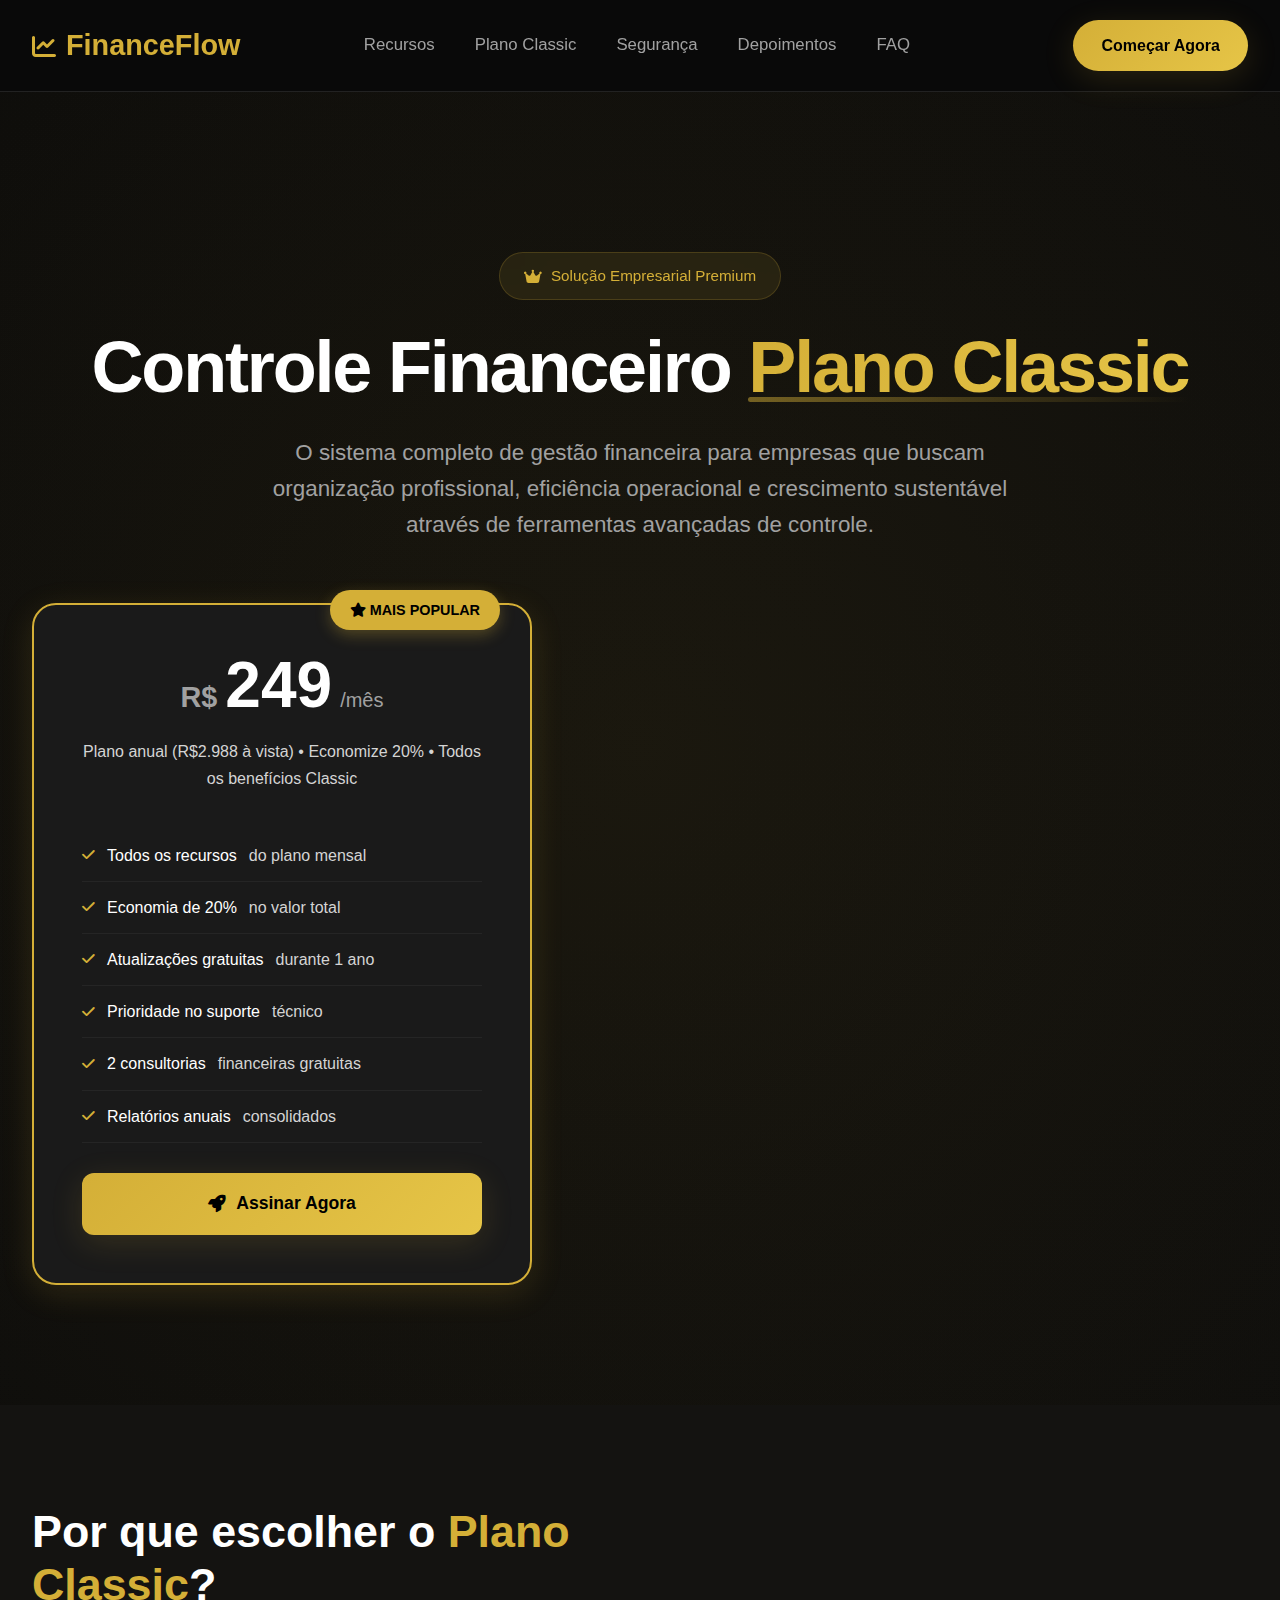
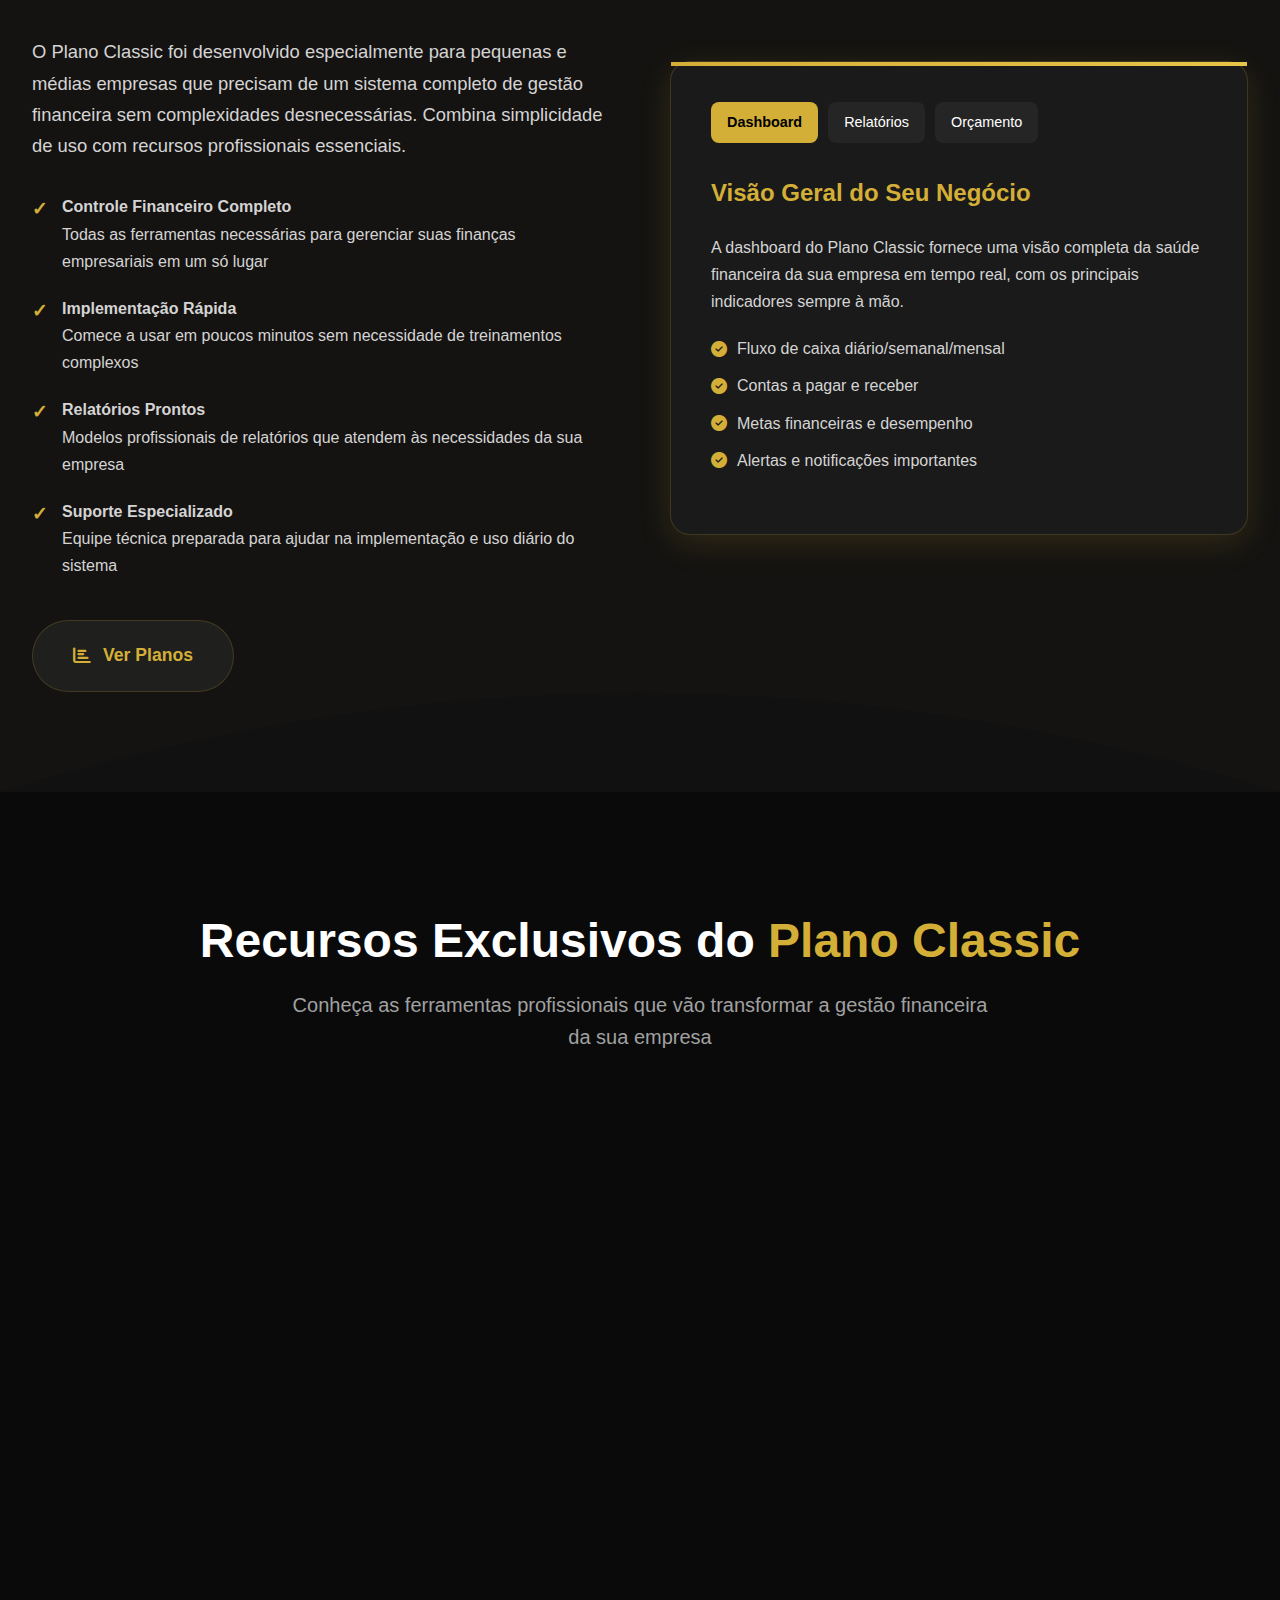
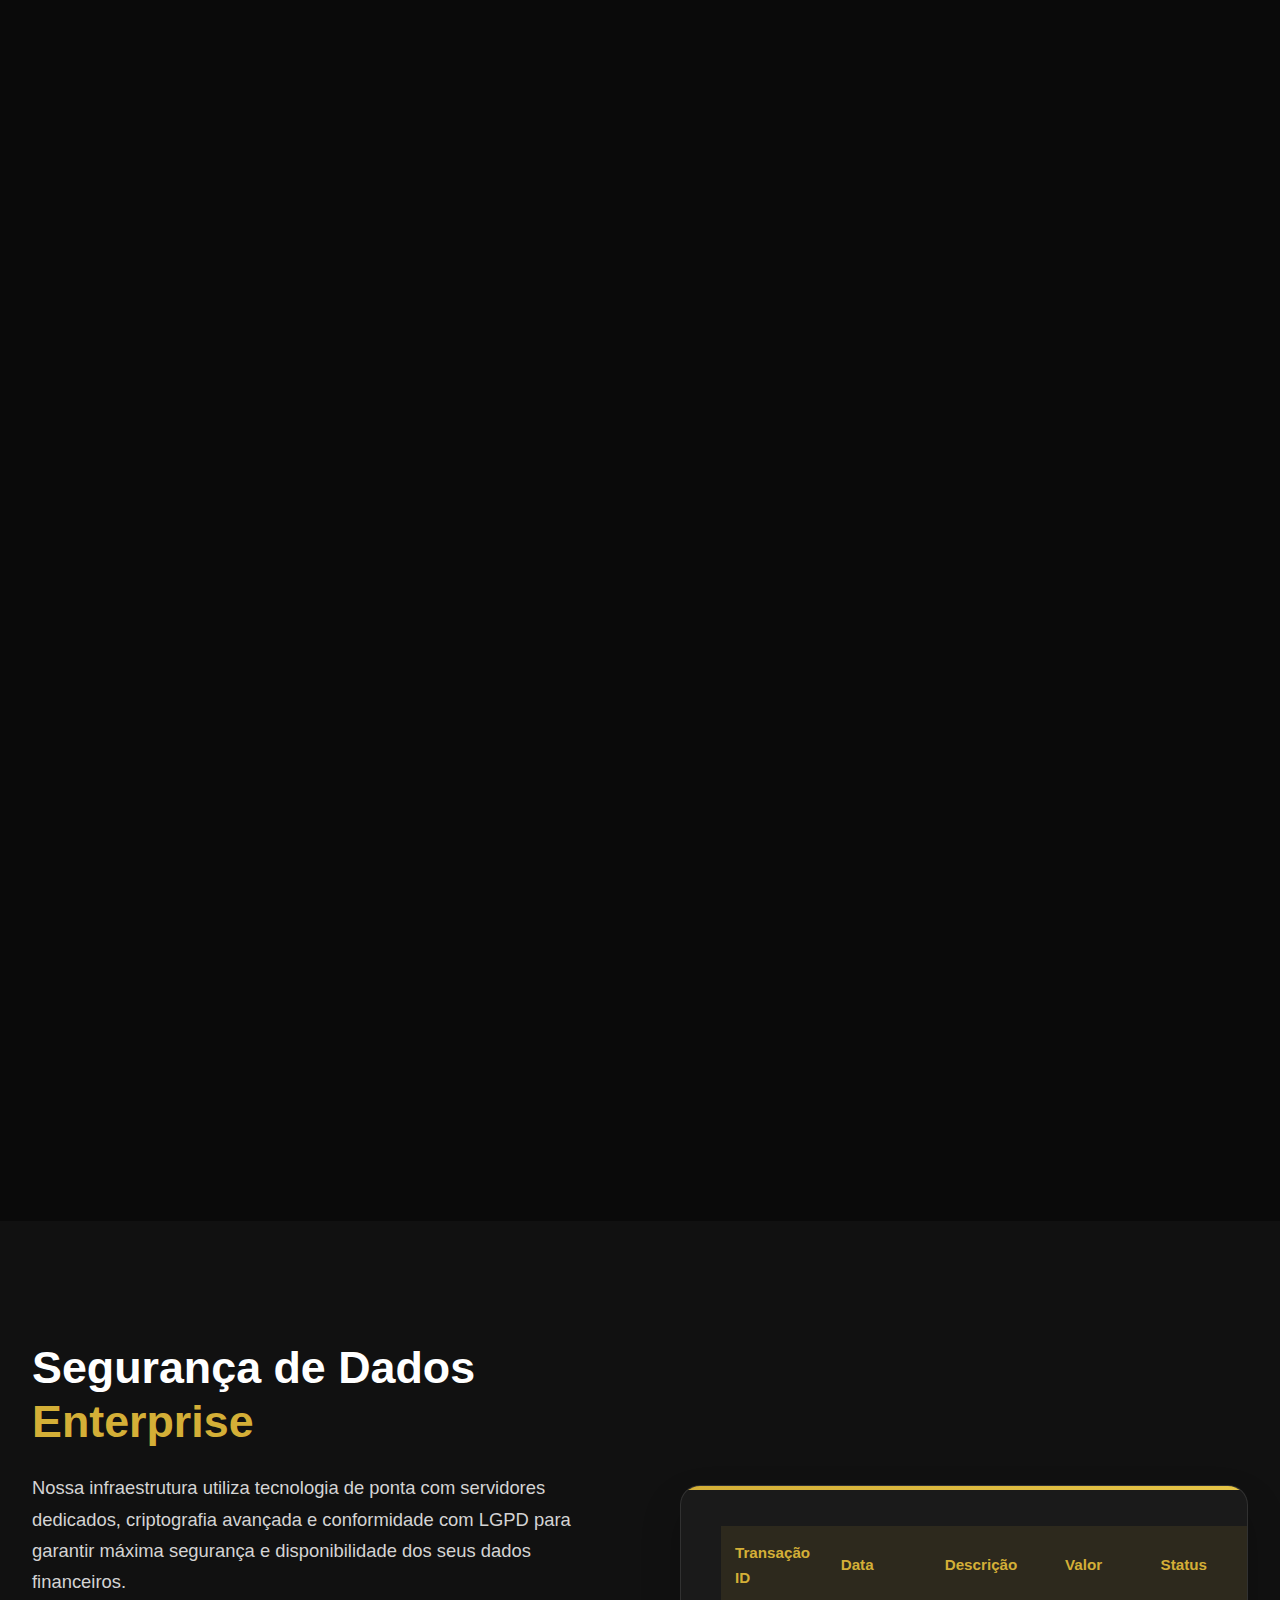
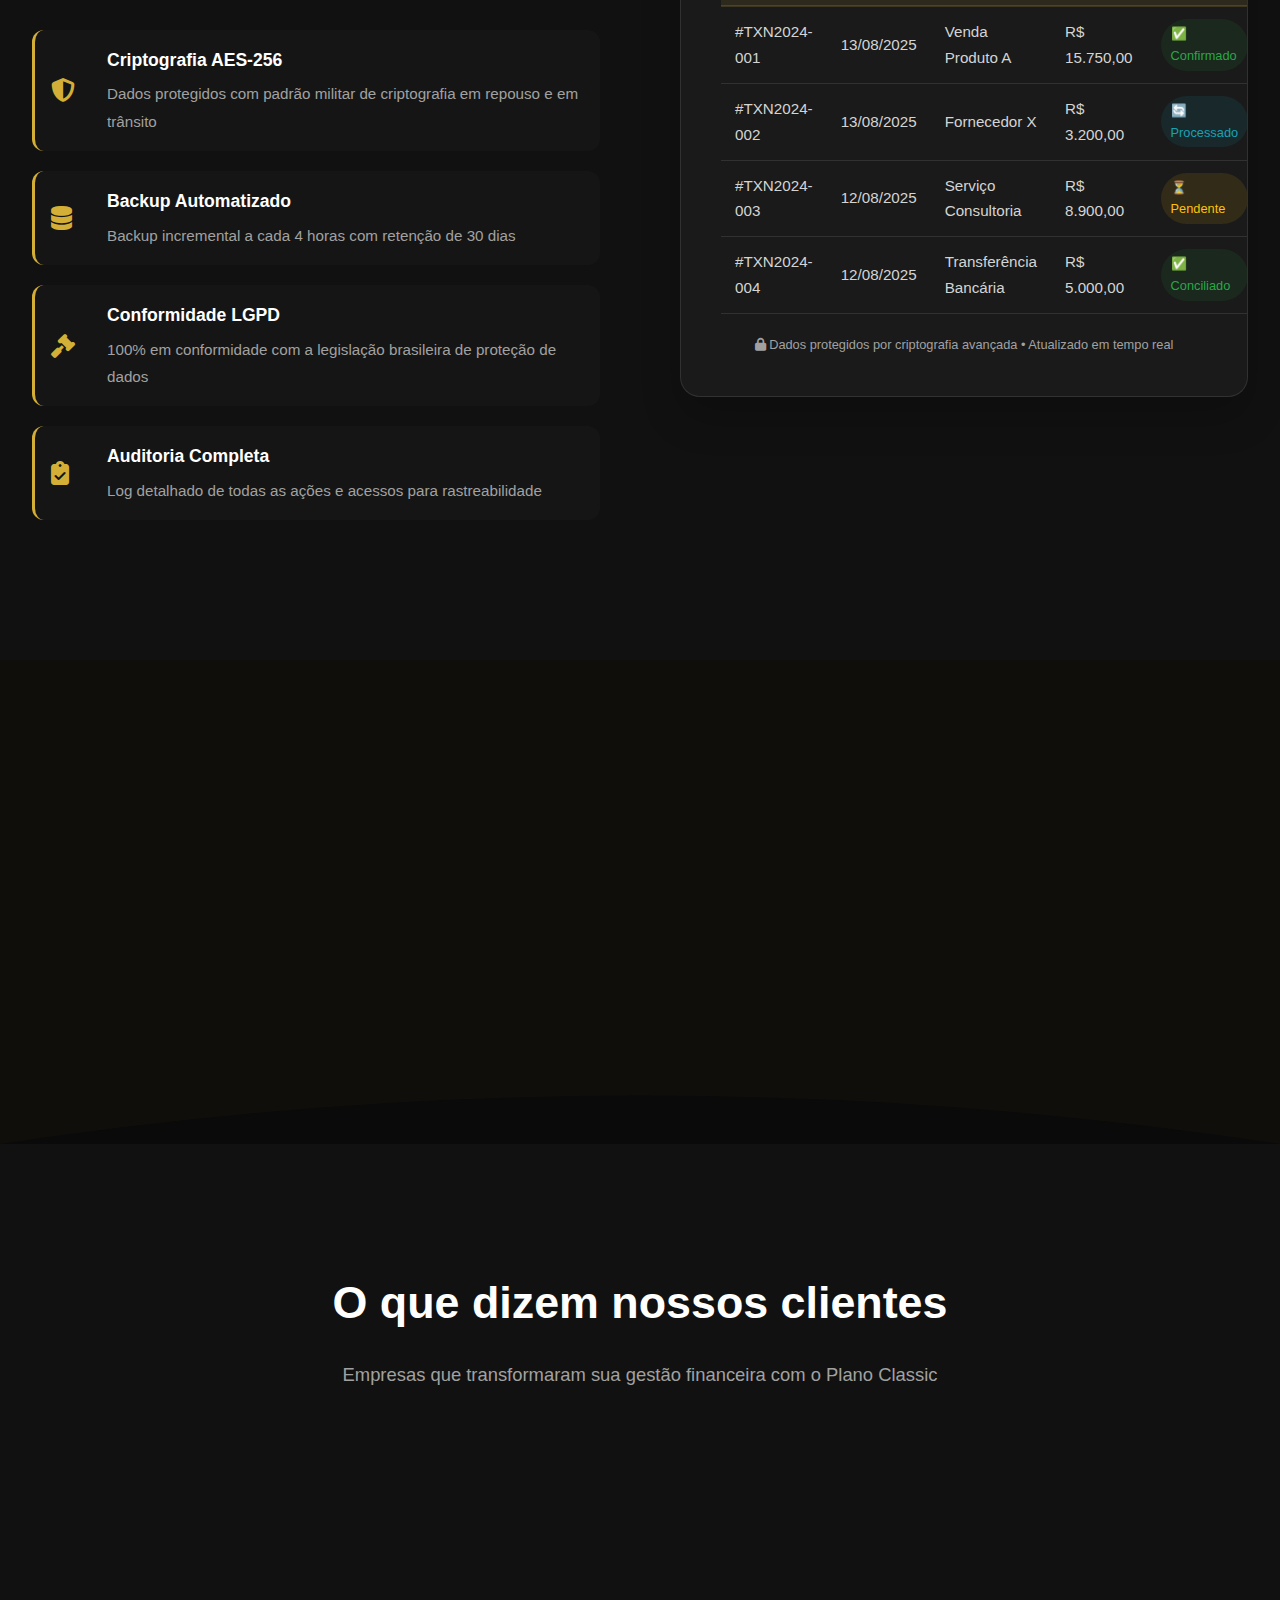
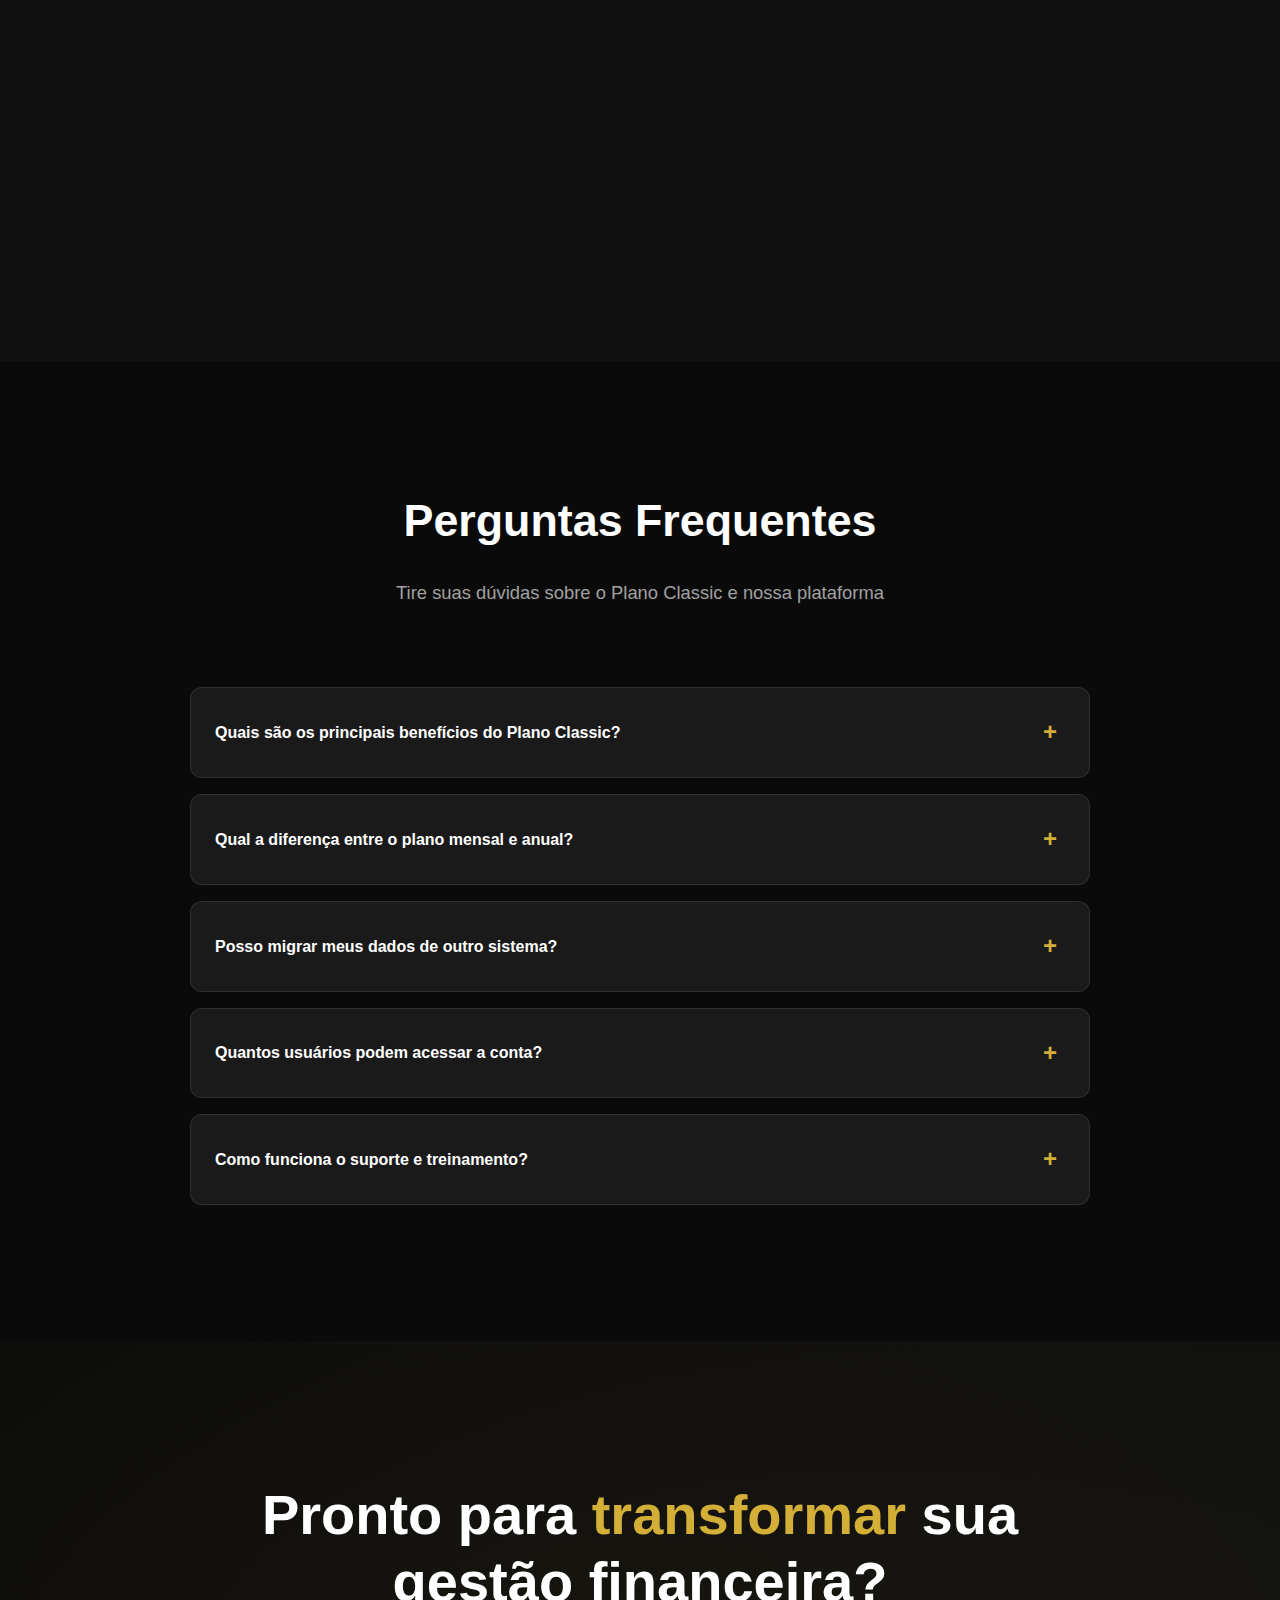
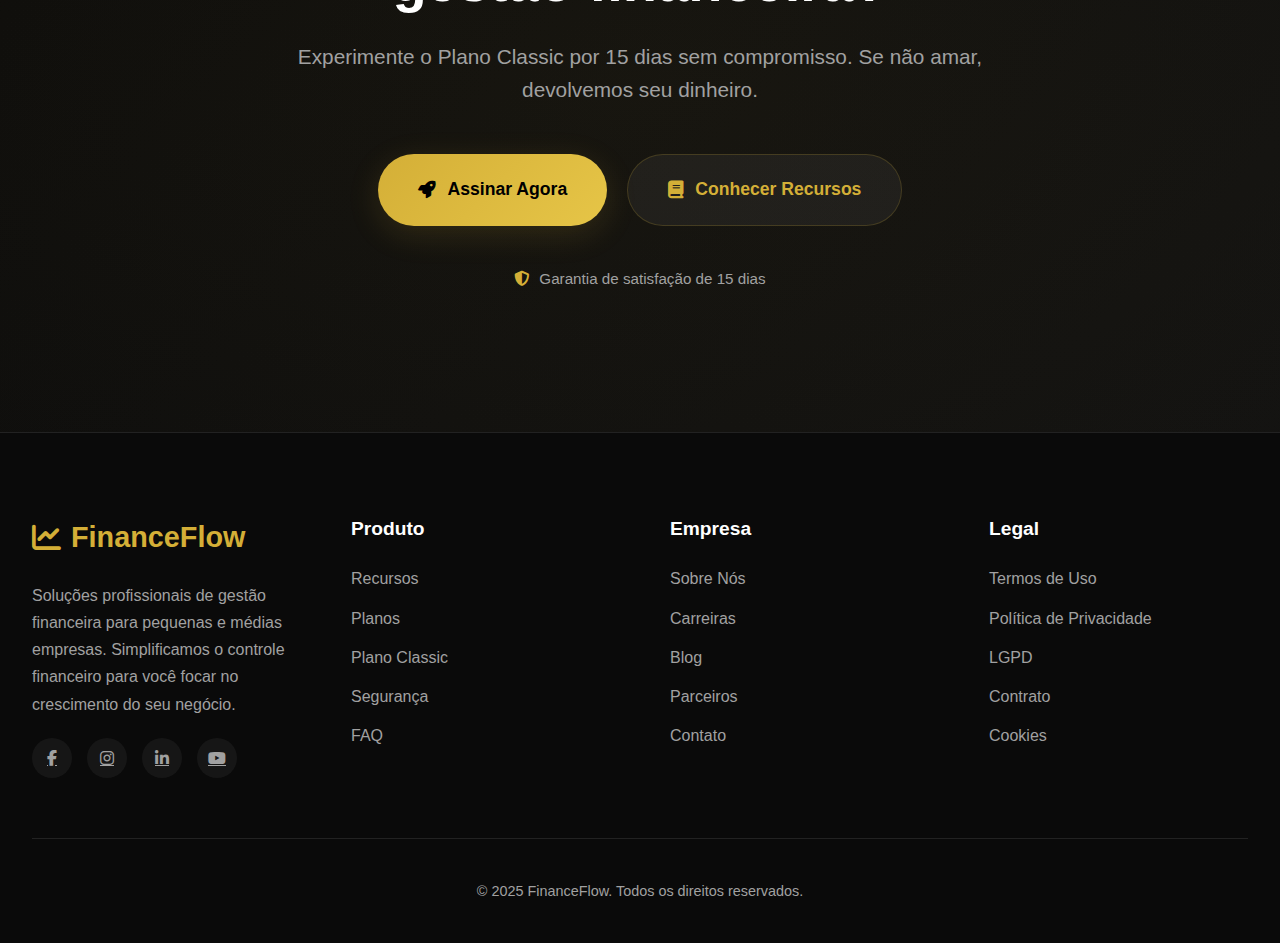
<file: site 2.0/classic.html>
<!DOCTYPE html>
<html lang="pt-BR">
<head>
    <meta charset="UTF-8">
    <meta name="viewport" content="width=device-width, initial-scale=1.0">
    <title>Plano Classic - Sistema Completo de Gestão Financeira</title>
    <link rel="stylesheet" href="https://cdnjs.cloudflare.com/ajax/libs/font-awesome/6.4.0/css/all.min.css">
    <style>
        * {
            margin: 0;
            padding: 0;
            box-sizing: border-box;
        }

        :root {
            --primary-gold: #D4AF37;
            --gold-light: #E6C547;
            --gold-dark: #B8941F;
            --bg-primary: #0a0a0a;
            --bg-secondary: #111111;
            --bg-card: #1a1a1a;
            --text-primary: #ffffff;
            --text-secondary: #d4d4d4;
            --text-muted: #a1a1a1;
            --border-primary: rgba(212, 175, 55, 0.2);
            --border-secondary: rgba(255, 255, 255, 0.1);
            --shadow-gold: 0 8px 32px rgba(212, 175, 55, 0.15);
            --transition: all 0.4s cubic-bezier(0.175, 0.885, 0.32, 1.1);
        }

        body {
            font-family: 'Inter', 'Segoe UI', -apple-system, BlinkMacSystemFont, sans-serif;
            background: linear-gradient(135deg, var(--bg-primary) 0%, var(--bg-secondary) 100%);
            color: var(--text-primary);
            line-height: 1.7;
            font-weight: 400;
            min-height: 100vh;
            overflow-x: hidden;
        }

        .container {
            max-width: 1400px;
            margin: 0 auto;
            padding: 0 32px;
        }

        /* Navigation */
        .navigation {
            position: sticky;
            top: 0;
            background: rgba(10, 10, 10, 0.95);
            backdrop-filter: blur(20px);
            border-bottom: 1px solid var(--border-secondary);
            z-index: 100;
            padding: 20px 0;
            transition: var(--transition);
        }

        .navigation.scrolled {
            padding: 12px 0;
            box-shadow: 0 10px 30px rgba(0,0,0,0.2);
        }

        .nav-content {
            display: flex;
            justify-content: space-between;
            align-items: center;
        }

        .logo {
            font-size: 1.8rem;
            font-weight: 800;
            color: var(--primary-gold);
            text-decoration: none;
            display: flex;
            align-items: center;
            gap: 10px;
        }

        .logo-icon {
            font-size: 1.5rem;
        }

        .nav-links {
            display: flex;
            gap: 40px;
            list-style: none;
        }

        .nav-links a {
            color: var(--text-muted);
            text-decoration: none;
            font-weight: 500;
            transition: var(--transition);
            position: relative;
            font-size: 1.05rem;
        }

        .nav-links a:hover {
            color: var(--primary-gold);
        }

        .nav-links a::after {
            content: '';
            position: absolute;
            bottom: -5px;
            left: 0;
            width: 0;
            height: 2px;
            background: var(--primary-gold);
            transition: var(--transition);
        }

        .nav-links a:hover::after {
            width: 100%;
        }

        .nav-button {
            background: linear-gradient(135deg, var(--primary-gold), var(--gold-light));
            color: #000;
            padding: 12px 28px;
            border-radius: 50px;
            text-decoration: none;
            font-weight: 600;
            transition: var(--transition);
            box-shadow: var(--shadow-gold);
            margin-left: 40px;
        }

        .nav-button:hover {
            transform: translateY(-3px);
            box-shadow: 0 12px 40px rgba(212, 175, 55, 0.3);
        }

        /* Hero Section */
        .hero-section {
            padding: 160px 0 120px;
            text-align: center;
            position: relative;
            overflow: hidden;
        }

        .hero-section::before {
            content: '';
            position: absolute;
            top: -50%;
            left: 50%;
            width: 200%;
            height: 200%;
            background: radial-gradient(ellipse at center, rgba(212, 175, 55, 0.08) 0%, transparent 70%);
            transform: translateX(-50%);
            z-index: -1;
            animation: pulse 15s infinite alternate;
        }

        @keyframes pulse {
            0% { opacity: 0.5; }
            100% { opacity: 0.15; }
        }

        .hero-badge {
            display: inline-flex;
            align-items: center;
            gap: 10px;
            background: rgba(212, 175, 55, 0.1);
            border: 1px solid var(--border-primary);
            padding: 10px 24px;
            border-radius: 50px;
            font-size: 0.95rem;
            color: var(--primary-gold);
            margin-bottom: 28px;
            backdrop-filter: blur(10px);
            animation: fadeInUp 1s ease;
        }

        .hero-title {
            font-size: 4.5rem;
            font-weight: 800;
            color: var(--text-primary);
            margin-bottom: 28px;
            line-height: 1.1;
            letter-spacing: -0.03em;
            animation: fadeInUp 1s ease 0.2s both;
        }

        .hero-title .highlight {
            color: var(--primary-gold);
            background: linear-gradient(135deg, var(--primary-gold), var(--gold-light));
            -webkit-background-clip: text;
            -webkit-text-fill-color: transparent;
            background-clip: text;
            position: relative;
            display: inline-block;
        }

        .hero-title .highlight::after {
            content: '';
            position: absolute;
            bottom: 5px;
            left: 0;
            width: 100%;
            height: 5px;
            background: linear-gradient(90deg, var(--primary-gold), transparent);
            opacity: 0.5;
            border-radius: 5px;
        }

        .hero-subtitle {
            font-size: 1.4rem;
            color: var(--text-muted);
            max-width: 800px;
            margin: 0 auto 60px;
            line-height: 1.6;
            animation: fadeInUp 1s ease 0.4s both;
        }

        .pricing-container {
            display: flex;
            justify-content: center;
            gap: 40px;
            margin-top: 60px;
            animation: fadeInUp 1s ease 0.6s both;
        }

        .pricing-card {
            background: var(--bg-card);
            border: 2px solid var(--border-primary);
            border-radius: 24px;
            padding: 48px;
            width: 500px;
            box-shadow: var(--shadow-gold);
            position: relative;
            transition: var(--transition);
        }

        .pricing-card:hover {
            transform: translateY(-10px);
            box-shadow: 0 20px 50px rgba(212, 175, 55, 0.25);
        }

        .pricing-card::before {
            content: '';
            position: absolute;
            top: -1px;
            left: -1px;
            right: -1px;
            bottom: -1px;
            background: linear-gradient(135deg, var(--primary-gold), transparent, var(--primary-gold));
            border-radius: 24px;
            z-index: -1;
            opacity: 0.3;
        }

        .pricing-card.popular {
            border: 2px solid var(--primary-gold);
        }

        .popular-badge {
            position: absolute;
            top: -15px;
            right: 30px;
            background: var(--primary-gold);
            color: #000;
            padding: 8px 20px;
            border-radius: 50px;
            font-weight: 700;
            font-size: 0.9rem;
            box-shadow: 0 5px 15px rgba(212, 175, 55, 0.3);
        }

        .price-tag {
            display: flex;
            align-items: baseline;
            justify-content: center;
            gap: 8px;
            margin-bottom: 16px;
        }

        .price-value {
            font-size: 4rem;
            font-weight: 800;
            color: var(--text-primary);
            line-height: 1;
        }

        .price-currency {
            font-size: 1.8rem;
            color: var(--text-muted);
            font-weight: 600;
        }

        .price-period {
            font-size: 1.25rem;
            color: var(--text-muted);
        }

        .price-features {
            color: var(--text-secondary);
            font-size: 1rem;
            margin-bottom: 32px;
            min-height: 60px;
        }

        .price-button {
            display: inline-flex;
            align-items: center;
            justify-content: center;
            gap: 10px;
            width: 100%;
            padding: 16px;
            border-radius: 12px;
            font-weight: 600;
            font-size: 1.1rem;
            transition: var(--transition);
            text-decoration: none;
        }

        .price-button.primary {
            background: linear-gradient(135deg, var(--primary-gold), var(--gold-light));
            color: #000;
            box-shadow: var(--shadow-gold);
        }

        .price-button.primary:hover {
            transform: translateY(-3px);
            box-shadow: 0 12px 40px rgba(212, 175, 55, 0.3);
        }

        .price-button.secondary {
            background: rgba(255, 255, 255, 0.05);
            border: 1px solid var(--border-primary);
            color: var(--primary-gold);
        }

        .price-button.secondary:hover {
            background: rgba(212, 175, 55, 0.1);
            border-color: var(--primary-gold);
        }

        .feature-list {
            margin: 30px 0;
            list-style: none;
        }

        .feature-list li {
            padding: 12px 0;
            border-bottom: 1px solid rgba(255, 255, 255, 0.05);
            display: flex;
            align-items: center;
            gap: 12px;
            color: var(--text-secondary);
        }

        .feature-list li i {
            color: var(--primary-gold);
            font-size: 0.9rem;
        }

        .feature-list li strong {
            color: var(--text-primary);
            font-weight: 500;
        }

        /* Classic Plan Highlights */
        .classic-highlights {
            padding: 100px 0;
            background: var(--bg-secondary);
            position: relative;
            overflow: hidden;
        }

        .classic-highlights::before {
            content: '';
            position: absolute;
            top: 0;
            left: 0;
            width: 100%;
            height: 100%;
            background: url('data:image/svg+xml;utf8,<svg xmlns="http://www.w3.org/2000/svg" viewBox="0 0 100 100" preserveAspectRatio="none"><path fill="rgba(212, 175, 55, 0.02)" d="M0,0 L100,0 L100,100 Q50,80 0,100 L0,0 Z"></path></svg>');
            background-size: 100% auto;
            background-repeat: no-repeat;
            background-position: bottom;
            z-index: 0;
        }

        .highlight-container {
            position: relative;
            z-index: 1;
            display: grid;
            grid-template-columns: 1fr 1fr;
            gap: 60px;
            align-items: center;
        }

        .highlight-content h2 {
            font-size: 2.8rem;
            font-weight: 700;
            color: var(--text-primary);
            margin-bottom: 24px;
            line-height: 1.2;
        }

        .highlight-content h2 span {
            color: var(--primary-gold);
        }

        .highlight-content p {
            font-size: 1.15rem;
            color: var(--text-secondary);
            margin-bottom: 32px;
            line-height: 1.7;
        }

        .highlight-features {
            list-style: none;
            margin-bottom: 40px;
        }

        .highlight-features li {
            margin-bottom: 20px;
            padding-left: 30px;
            position: relative;
            color: var(--text-secondary);
        }

        .highlight-features li::before {
            content: '✓';
            position: absolute;
            left: 0;
            color: var(--primary-gold);
            font-weight: bold;
            font-size: 1.2rem;
        }

        .highlight-visual {
            position: relative;
            background: var(--bg-card);
            border: 1px solid var(--border-primary);
            border-radius: 20px;
            padding: 40px;
            box-shadow: var(--shadow-gold);
        }

        .highlight-visual::before {
            content: '';
            position: absolute;
            top: 0;
            left: 0;
            right: 0;
            height: 4px;
            background: linear-gradient(90deg, var(--primary-gold), var(--gold-light));
        }

        .visual-tabs {
            display: flex;
            gap: 10px;
            margin-bottom: 30px;
        }

        .visual-tab {
            padding: 8px 16px;
            background: rgba(255, 255, 255, 0.05);
            border-radius: 8px;
            font-size: 0.9rem;
            cursor: pointer;
            transition: var(--transition);
        }

        .visual-tab.active {
            background: var(--primary-gold);
            color: #000;
            font-weight: 600;
        }

        .visual-content {
            min-height: 300px;
            display: flex;
            flex-direction: column;
            justify-content: center;
        }

        .visual-item {
            display: none;
        }

        .visual-item.active {
            display: block;
            animation: fadeIn 0.5s ease;
        }

        @keyframes fadeIn {
            from { opacity: 0; transform: translateY(10px); }
            to { opacity: 1; transform: translateY(0); }
        }

        .visual-item h3 {
            font-size: 1.5rem;
            margin-bottom: 20px;
            color: var(--primary-gold);
        }

        .visual-item p {
            color: var(--text-secondary);
            margin-bottom: 20px;
            line-height: 1.7;
        }

        .visual-item ul {
            list-style: none;
            margin-bottom: 20px;
        }

        .visual-item ul li {
            margin-bottom: 10px;
            display: flex;
            align-items: center;
            gap: 10px;
            color: var(--text-secondary);
        }

        .visual-item ul li i {
            color: var(--primary-gold);
        }

        /* Features Section */
        .features-section {
            padding: 120px 0;
            background: var(--bg-primary);
            position: relative;
        }

        .features-section::before {
            content: '';
            position: absolute;
            bottom: 0;
            left: 0;
            width: 100%;
            height: 100px;
            background: linear-gradient(to top, var(--bg-primary), transparent);
            z-index: 2;
        }

        .section-header {
            text-align: center;
            margin-bottom: 80px;
            position: relative;
            z-index: 1;
        }

        .section-title {
            font-size: 3rem;
            font-weight: 700;
            color: var(--text-primary);
            margin-bottom: 20px;
            line-height: 1.2;
        }

        .section-title span {
            color: var(--primary-gold);
        }

        .section-subtitle {
            font-size: 1.25rem;
            color: var(--text-muted);
            max-width: 700px;
            margin: 0 auto;
            line-height: 1.6;
        }

        .features-grid {
            display: grid;
            grid-template-columns: repeat(auto-fit, minmax(400px, 1fr));
            gap: 40px;
            margin-bottom: 80px;
            position: relative;
            z-index: 1;
        }

        .feature-card {
            background: var(--bg-card);
            border: 1px solid var(--border-secondary);
            border-radius: 20px;
            padding: 40px;
            transition: var(--transition);
            position: relative;
            overflow: hidden;
        }

        .feature-card:hover {
            transform: translateY(-10px);
            border-color: var(--border-primary);
            box-shadow: var(--shadow-gold);
        }

        .feature-card::before {
            content: '';
            position: absolute;
            top: 0;
            left: 0;
            width: 100%;
            height: 4px;
            background: linear-gradient(90deg, var(--primary-gold), var(--gold-light));
            transform: scaleX(0);
            transform-origin: left;
            transition: var(--transition);
        }

        .feature-card:hover::before {
            transform: scaleX(1);
        }

        .feature-icon {
            width: 70px;
            height: 70px;
            background: linear-gradient(135deg, var(--primary-gold), var(--gold-light));
            border-radius: 18px;
            display: flex;
            align-items: center;
            justify-content: center;
            margin-bottom: 28px;
            font-size: 28px;
            color: #000;
            font-weight: 600;
            box-shadow: 0 10px 20px rgba(212, 175, 55, 0.2);
        }

        .feature-title {
            font-size: 1.5rem;
            font-weight: 600;
            color: var(--text-primary);
            margin-bottom: 16px;
        }

        .feature-description {
            color: var(--text-secondary);
            line-height: 1.7;
            margin-bottom: 24px;
            font-size: 1.05rem;
        }

        .feature-benefits {
            list-style: none;
            padding: 0;
        }

        .feature-benefits li {
            display: flex;
            align-items: center;
            gap: 12px;
            margin-bottom: 12px;
            color: var(--text-muted);
            font-size: 0.95rem;
            position: relative;
            padding-left: 28px;
        }

        .feature-benefits li::before {
            content: '';
            position: absolute;
            left: 0;
            width: 18px;
            height: 18px;
            background-color: rgba(212, 175, 55, 0.2);
            border-radius: 50%;
            display: flex;
            align-items: center;
            justify-content: center;
            font-size: 10px;
            color: var(--primary-gold);
            font-weight: bold;
        }

        .feature-benefits li::after {
            content: '✓';
            position: absolute;
            left: 4px;
            font-size: 10px;
            color: var(--primary-gold);
            font-weight: bold;
        }

        /* Database Section */
        .database-section {
            padding: 120px 0;
            background: var(--bg-secondary);
            position: relative;
        }

        .database-container {
            display: grid;
            grid-template-columns: 1fr 1fr;
            gap: 80px;
            align-items: center;
            position: relative;
            z-index: 1;
        }

        .database-content h2 {
            font-size: 2.8rem;
            font-weight: 700;
            color: var(--text-primary);
            margin-bottom: 24px;
            line-height: 1.2;
        }

        .database-content h2 span {
            color: var(--primary-gold);
        }

        .database-content p {
            font-size: 1.15rem;
            color: var(--text-secondary);
            margin-bottom: 32px;
            line-height: 1.7;
        }

        .database-features {
            list-style: none;
            padding: 0;
        }

        .database-features li {
            display: flex;
            align-items: center;
            gap: 16px;
            margin-bottom: 20px;
            padding: 16px;
            background: rgba(255, 255, 255, 0.02);
            border-radius: 12px;
            border-left: 3px solid var(--primary-gold);
            transition: var(--transition);
        }

        .database-features li:hover {
            background: rgba(212, 175, 55, 0.05);
            transform: translateX(5px);
        }

        .database-features li i {
            font-size: 1.5rem;
            color: var(--primary-gold);
            min-width: 40px;
        }

        .database-features li div {
            flex: 1;
        }

        .database-features li strong {
            display: block;
            font-size: 1.1rem;
            margin-bottom: 5px;
            color: var(--text-primary);
        }

        .database-features li span {
            font-size: 0.95rem;
            color: var(--text-muted);
            line-height: 1.6;
        }

        .database-visual {
            background: var(--bg-card);
            border: 1px solid var(--border-secondary);
            border-radius: 20px;
            padding: 40px;
            position: relative;
            overflow: hidden;
            box-shadow: 0 20px 40px rgba(0,0,0,0.2);
        }

        .database-visual::before {
            content: '';
            position: absolute;
            top: 0;
            left: 0;
            right: 0;
            height: 4px;
            background: linear-gradient(90deg, var(--primary-gold), var(--gold-light));
        }

        .db-table {
            width: 100%;
            border-collapse: collapse;
            font-size: 0.95rem;
        }

        .db-table th {
            background: rgba(212, 175, 55, 0.1);
            color: var(--primary-gold);
            padding: 14px;
            text-align: left;
            font-weight: 600;
            border-bottom: 2px solid var(--border-primary);
        }

        .db-table td {
            padding: 12px 14px;
            border-bottom: 1px solid var(--border-secondary);
            color: var(--text-secondary);
        }

        .db-table tr:hover {
            background: rgba(255, 255, 255, 0.03);
        }

        .db-status {
            display: inline-flex;
            align-items: center;
            gap: 6px;
            padding: 4px 10px;
            border-radius: 50px;
            font-size: 0.8rem;
            font-weight: 500;
        }

        .db-status.confirmed {
            background: rgba(40, 167, 69, 0.1);
            color: #28a745;
        }

        .db-status.processed {
            background: rgba(23, 162, 184, 0.1);
            color: #17a2b8;
        }

        .db-status.pending {
            background: rgba(255, 193, 7, 0.1);
            color: #ffc107;
        }

        /* Statistics Section */
        .stats-section {
            padding: 100px 0;
            background: var(--bg-primary);
            position: relative;
        }

        .stats-section::before {
            content: '';
            position: absolute;
            top: 0;
            left: 0;
            width: 100%;
            height: 100%;
            background: url('data:image/svg+xml;utf8,<svg xmlns="http://www.w3.org/2000/svg" viewBox="0 0 100 100" preserveAspectRatio="none"><path fill="rgba(212, 175, 55, 0.03)" d="M0,0 L100,0 L100,100 Q50,80 0,100 L0,0 Z"></path></svg>');
            background-size: 100% auto;
            background-repeat: no-repeat;
            background-position: bottom;
            z-index: 0;
        }

        .stats-grid {
            display: grid;
            grid-template-columns: repeat(auto-fit, minmax(250px, 1fr));
            gap: 40px;
            position: relative;
            z-index: 1;
        }

        .stat-card {
            text-align: center;
            padding: 50px 20px;
            background: rgba(255, 255, 255, 0.02);
            border-radius: 16px;
            border: 1px solid var(--border-secondary);
            transition: var(--transition);
        }

        .stat-card:hover {
            background: rgba(212, 175, 55, 0.05);
            border-color: var(--border-primary);
            transform: translateY(-5px);
        }

        .stat-icon {
            font-size: 2.5rem;
            color: var(--primary-gold);
            margin-bottom: 20px;
        }

        .stat-number {
            font-size: 3.5rem;
            font-weight: 800;
            color: var(--primary-gold);
            margin-bottom: 8px;
            line-height: 1;
        }

        .stat-number span {
            font-size: 2rem;
        }

        .stat-label {
            color: var(--text-muted);
            font-size: 1.1rem;
            max-width: 200px;
            margin: 0 auto;
        }

        /* Testimonials Section */
        .testimonials-section {
            padding: 120px 0;
            background: var(--bg-secondary);
        }

        .testimonials-container {
            max-width: 1200px;
            margin: 0 auto;
        }

        .testimonials-header {
            text-align: center;
            margin-bottom: 80px;
        }

        .testimonials-header h2 {
            font-size: 2.8rem;
            font-weight: 700;
            color: var(--text-primary);
            margin-bottom: 20px;
        }

        .testimonials-header p {
            font-size: 1.15rem;
            color: var(--text-muted);
            max-width: 700px;
            margin: 0 auto;
            line-height: 1.6;
        }

        .testimonials-grid {
            display: grid;
            grid-template-columns: repeat(auto-fit, minmax(350px, 1fr));
            gap: 30px;
        }

        .testimonial-card {
            background: var(--bg-card);
            border: 1px solid var(--border-secondary);
            border-radius: 16px;
            padding: 40px;
            position: relative;
            transition: var(--transition);
        }

        .testimonial-card:hover {
            border-color: var(--border-primary);
            transform: translateY(-5px);
            box-shadow: var(--shadow-gold);
        }

        .testimonial-card::before {
            content: '"';
            position: absolute;
            top: 20px;
            right: 30px;
            font-size: 5rem;
            color: rgba(212, 175, 55, 0.1);
            font-family: serif;
            line-height: 1;
        }

        .testimonial-content {
            font-size: 1.05rem;
            color: var(--text-secondary);
            line-height: 1.7;
            margin-bottom: 30px;
            position: relative;
            z-index: 1;
        }

        .testimonial-author {
            display: flex;
            align-items: center;
            gap: 15px;
        }

        .author-avatar {
            width: 60px;
            height: 60px;
            border-radius: 50%;
            background: var(--primary-gold);
            display: flex;
            align-items: center;
            justify-content: center;
            color: #000;
            font-weight: 700;
            font-size: 1.5rem;
        }

        .author-info h4 {
            font-size: 1.1rem;
            color: var(--text-primary);
            margin-bottom: 5px;
        }

        .author-info p {
            font-size: 0.9rem;
            color: var(--text-muted);
        }

        /* FAQ Section */
        .faq-section {
            padding: 120px 0;
            background: var(--bg-primary);
        }

        .faq-container {
            max-width: 900px;
            margin: 0 auto;
        }

        .faq-header {
            text-align: center;
            margin-bottom: 80px;
        }

        .faq-header h2 {
            font-size: 2.8rem;
            font-weight: 700;
            color: var(--text-primary);
            margin-bottom: 20px;
        }

        .faq-header p {
            font-size: 1.15rem;
            color: var(--text-muted);
            max-width: 700px;
            margin: 0 auto;
            line-height: 1.6;
        }

        .faq-item {
            background: var(--bg-card);
            border: 1px solid var(--border-secondary);
            border-radius: 12px;
            margin-bottom: 16px;
            overflow: hidden;
            transition: var(--transition);
        }

        .faq-item:hover {
            border-color: var(--border-primary);
        }

        .faq-question {
            padding: 24px;
            cursor: pointer;
            display: flex;
            justify-content: space-between;
            align-items: center;
            font-weight: 600;
            color: var(--text-primary);
            transition: var(--transition);
            position: relative;
        }

        .faq-question:hover {
            background: rgba(255, 255, 255, 0.02);
        }

        .faq-toggle {
            color: var(--primary-gold);
            font-size: 1.5rem;
            transition: var(--transition);
            min-width: 30px;
            text-align: center;
        }

        .faq-answer {
            padding: 0 24px;
            color: var(--text-secondary);
            line-height: 1.7;
            max-height: 0;
            overflow: hidden;
            transition: var(--transition);
        }

        .faq-item.active .faq-answer {
            padding: 0 24px 24px;
            max-height: 500px;
        }

        .faq-item.active .faq-toggle {
            transform: rotate(45deg);
        }

        /* CTA Section */
        .cta-section {
            padding: 140px 0;
            background: linear-gradient(135deg, var(--bg-primary) 0%, var(--bg-secondary) 100%);
            text-align: center;
            position: relative;
            overflow: hidden;
        }

        .cta-section::before {
            content: '';
            position: absolute;
            top: -50%;
            left: -50%;
            width: 200%;
            height: 200%;
            background: radial-gradient(ellipse at center, rgba(212, 175, 55, 0.05) 0%, transparent 70%);
            animation: pulse 15s infinite alternate;
            z-index: 0;
        }

        .cta-content {
            position: relative;
            z-index: 1;
            max-width: 800px;
            margin: 0 auto;
        }

        .cta-title {
            font-size: 3.5rem;
            font-weight: 700;
            color: var(--text-primary);
            margin-bottom: 24px;
            line-height: 1.2;
        }

        .cta-title span {
            color: var(--primary-gold);
        }

        .cta-subtitle {
            font-size: 1.3rem;
            color: var(--text-muted);
            margin-bottom: 48px;
            line-height: 1.6;
        }

        .cta-buttons {
            display: flex;
            gap: 20px;
            justify-content: center;
            margin-bottom: 40px;
        }

        .cta-button {
            display: inline-flex;
            align-items: center;
            gap: 12px;
            background: linear-gradient(135deg, var(--primary-gold), var(--gold-light));
            color: #000;
            padding: 20px 40px;
            border-radius: 50px;
            text-decoration: none;
            font-weight: 700;
            font-size: 1.1rem;
            transition: var(--transition);
            box-shadow: var(--shadow-gold);
        }

        .cta-button:hover {
            transform: translateY(-5px);
            box-shadow: 0 15px 40px rgba(212, 175, 55, 0.3);
        }

        .cta-button.secondary {
            background: rgba(255, 255, 255, 0.05);
            border: 1px solid var(--border-primary);
            color: var(--primary-gold);
            box-shadow: none;
        }

        .cta-button.secondary:hover {
            background: rgba(212, 175, 55, 0.1);
            border-color: var(--primary-gold);
        }

        .cta-guarantee {
            display: flex;
            align-items: center;
            justify-content: center;
            gap: 10px;
            color: var(--text-muted);
            font-size: 0.95rem;
        }

        .cta-guarantee i {
            color: var(--primary-gold);
        }

        /* Footer */
        .footer {
            padding: 80px 0 40px;
            background: var(--bg-primary);
            border-top: 1px solid var(--border-secondary);
        }

        .footer-container {
            display: grid;
            grid-template-columns: repeat(auto-fit, minmax(200px, 1fr));
            gap: 60px;
            margin-bottom: 60px;
        }

        .footer-logo {
            font-size: 1.8rem;
            font-weight: 800;
            color: var(--primary-gold);
            text-decoration: none;
            display: flex;
            align-items: center;
            gap: 10px;
            margin-bottom: 20px;
        }

        .footer-description {
            color: var(--text-muted);
            line-height: 1.7;
            margin-bottom: 20px;
        }

        .footer-social {
            display: flex;
            gap: 15px;
        }

        .footer-social a {
            width: 40px;
            height: 40px;
            border-radius: 50%;
            background: rgba(255, 255, 255, 0.05);
            display: flex;
            align-items: center;
            justify-content: center;
            color: var(--text-muted);
            transition: var(--transition);
        }

        .footer-social a:hover {
            background: var(--primary-gold);
            color: #000;
        }

        .footer-links h3 {
            font-size: 1.2rem;
            color: var(--text-primary);
            margin-bottom: 20px;
            font-weight: 600;
        }

        .footer-links ul {
            list-style: none;
        }

        .footer-links li {
            margin-bottom: 12px;
        }

        .footer-links a {
            color: var(--text-muted);
            text-decoration: none;
            transition: var(--transition);
        }

        .footer-links a:hover {
            color: var(--primary-gold);
        }

        .footer-bottom {
            text-align: center;
            padding-top: 40px;
            border-top: 1px solid var(--border-secondary);
            color: var(--text-muted);
            font-size: 0.9rem;
        }

        /* Animations */
        @keyframes fadeInUp {
            from {
                opacity: 0;
                transform: translateY(20px);
            }
            to {
                opacity: 1;
                transform: translateY(0);
            }
        }

        /* Responsive Design */
        @media (max-width: 1200px) {
            .container {
                padding: 0 40px;
            }
        }

        @media (max-width: 992px) {
            .hero-title {
                font-size: 3.5rem;
            }
            
            .highlight-container,
            .database-container {
                grid-template-columns: 1fr;
                gap: 40px;
            }
            
            .highlight-visual {
                order: -1;
            }
            
            .features-grid {
                grid-template-columns: repeat(auto-fit, minmax(300px, 1fr));
            }
        }

        @media (max-width: 768px) {
            .container {
                padding: 0 24px;
            }
            
            .hero-title {
                font-size: 2.8rem;
            }
            
            .hero-subtitle {
                font-size: 1.2rem;
            }
            
            .pricing-container {
                flex-direction: column;
                align-items: center;
            }
            
            .pricing-card {
                width: 100%;
                max-width: 500px;
                align-items: center;
            }
            
            .section-title {
                font-size: 2.2rem;
            }
            
            .cta-title {
                font-size: 2.5rem;
            }
            
            .cta-buttons {
                flex-direction: column;
                gap: 15px;
            }
            
            .cta-button {
                width: 100%;
                justify-content: center;
            }
        }

        @media (max-width: 576px) {
            .nav-links {
                display: none;
            }
            
            .hero-title {
                font-size: 2.2rem;
            }
            
            .hero-subtitle {
                font-size: 1.1rem;
            }
            
            .features-grid {
                grid-template-columns: 1fr;
            }
            
            .section-title {
                font-size: 2rem;
            }
            
            .testimonials-grid {
                grid-template-columns: 1fr;
            }
            
            .footer-container {
                grid-template-columns: 1fr;
                gap: 40px;
            }
        }
    </style>
</head>
<body>
    <!-- Navigation -->
    <nav class="navigation" id="navigation">
        <div class="container">
            <div class="nav-content">
                <a href="#" class="logo">
                    <i class="fas fa-chart-line logo-icon"></i>
                    FinanceFlow
                </a>
                <ul class="nav-links">
                    <li><a href="#features">Recursos</a></li>
                    <li><a href="#classic">Plano Classic</a></li>
                    <li><a href="#database">Segurança</a></li>
                    <li><a href="#testimonials">Depoimentos</a></li>
                    <li><a href="#faq">FAQ</a></li>
                </ul>
                <a href="#pricing" class="nav-button">Começar Agora</a>
            </div>
        </div>
    </nav>

    <!-- Hero Section -->
    <section class="hero-section" id="home">
        <div class="container">
            <div class="hero-badge">
                <i class="fas fa-crown"></i>
                Solução Empresarial Premium
            </div>
            
            <h1 class="hero-title">
                Controle Financeiro <span class="highlight">Plano Classic</span>
            </h1>
            
            <p class="hero-subtitle">
                O sistema completo de gestão financeira para empresas que buscam organização profissional, 
                eficiência operacional e crescimento sustentável através de ferramentas avançadas de controle.
            </p>

            

                <div class="pricing-card popular">
                    <div class="popular-badge">
                        <i class="fas fa-star"></i> MAIS POPULAR
                    </div>
                    <div class="price-tag">
                        <span class="price-currency">R$</span>
                        <span class="price-value">249</span>
                        <span class="price-period">/mês</span>
                    </div>
                    <div class="price-features">
                        Plano anual (R$2.988 à vista) • Economize 20% • Todos os benefícios Classic
                    </div>
                    <ul class="feature-list">
                        <li><i class="fas fa-check"></i> <strong>Todos os recursos</strong> do plano mensal</li>
                        <li><i class="fas fa-check"></i> <strong>Economia de 20%</strong> no valor total</li>
                        <li><i class="fas fa-check"></i> <strong>Atualizações gratuitas</strong> durante 1 ano</li>
                        <li><i class="fas fa-check"></i> <strong>Prioridade no suporte</strong> técnico</li>
                        <li><i class="fas fa-check"></i> <strong>2 consultorias</strong> financeiras gratuitas</li>
                        <li><i class="fas fa-check"></i> <strong>Relatórios anuais</strong> consolidados</li>
                    </ul>
                    <a href="#" class="price-button primary">
                        <i class="fas fa-rocket"></i> Assinar Agora
                    </a>
                </div>
            </div>
        </div>
    </section>

    <!-- Classic Plan Highlights -->
    <section class="classic-highlights" id="classic">
        <div class="container">
            <div class="highlight-container">
                <div class="highlight-content">
                    <h2>Por que escolher o <span>Plano Classic</span>?</h2>
                    <p>
                        O Plano Classic foi desenvolvido especialmente para pequenas e médias empresas que precisam 
                        de um sistema completo de gestão financeira sem complexidades desnecessárias. Combina 
                        simplicidade de uso com recursos profissionais essenciais.
                    </p>
                    
                    <ul class="highlight-features">
                        <li>
                            <strong>Controle Financeiro Completo</strong><br>
                            Todas as ferramentas necessárias para gerenciar suas finanças empresariais em um só lugar
                        </li>
                        <li>
                            <strong>Implementação Rápida</strong><br>
                            Comece a usar em poucos minutos sem necessidade de treinamentos complexos
                        </li>
                        <li>
                            <strong>Relatórios Prontos</strong><br>
                            Modelos profissionais de relatórios que atendem às necessidades da sua empresa
                        </li>
                        <li>
                            <strong>Suporte Especializado</strong><br>
                            Equipe técnica preparada para ajudar na implementação e uso diário do sistema
                        </li>
                    </ul>
                    
                    <a href="#pricing" class="cta-button secondary">
                        <i class="fas fa-chart-bar"></i> Ver Planos
                    </a>
                </div>

                <div class="highlight-visual">
                    <div class="visual-tabs">
                        <div class="visual-tab active" data-tab="dashboard">Dashboard</div>
                        <div class="visual-tab" data-tab="reports">Relatórios</div>
                        <div class="visual-tab" data-tab="budget">Orçamento</div>
                    </div>
                    
                    <div class="visual-content">
                        <div class="visual-item active" id="dashboard-tab">
                            <h3>Visão Geral do Seu Negócio</h3>
                            <p>
                                A dashboard do Plano Classic fornece uma visão completa da saúde financeira 
                                da sua empresa em tempo real, com os principais indicadores sempre à mão.
                            </p>
                            <ul>
                                <li><i class="fas fa-check-circle"></i> Fluxo de caixa diário/semanal/mensal</li>
                                <li><i class="fas fa-check-circle"></i> Contas a pagar e receber</li>
                                <li><i class="fas fa-check-circle"></i> Metas financeiras e desempenho</li>
                                <li><i class="fas fa-check-circle"></i> Alertas e notificações importantes</li>
                            </ul>
                        </div>
                        
                        <div class="visual-item" id="reports-tab">
                            <h3>Relatórios Profissionais</h3>
                            <p>
                                Gere relatórios completos com apenas alguns cliques, prontos para análise 
                                e compartilhamento com sua equipe ou contador.
                            </p>
                            <ul>
                                <li><i class="fas fa-check-circle"></i> Demonstração de Resultados (DRE)</li>
                                <li><i class="fas fa-check-circle"></i> Fluxo de Caixa Consolidado</li>
                                <li><i class="fas fa-check-circle"></i> Análise de Custos e Despesas</li>
                                <li><i class="fas fa-check-circle"></i> Comparativo Mensal/Anual</li>
                            </ul>
                        </div>
                        
                        <div class="visual-item" id="budget-tab">
                            <h3>Orçamento Empresarial</h3>
                            <p>
                                Planeje e acompanhe seu orçamento com ferramentas intuitivas que ajudam 
                                a manter suas finanças sob controle.
                            </p>
                            <ul>
                                <li><i class="fas fa-check-circle"></i> Planejamento por categoria/centro de custo</li>
                                <li><i class="fas fa-check-circle"></i> Acompanhamento de metas</li>
                                <li><i class="fas fa-check-circle"></i> Alertas de ultrapassagem</li>
                                <li><i class="fas fa-check-circle"></i> Cenários projetados</li>
                            </ul>
                        </div>
                    </div>
                </div>
            </div>
        </div>
    </section>

    <!-- Features Section -->
    <section class="features-section" id="features">
        <div class="container">
            <div class="section-header">
                <h2 class="section-title">Recursos Exclusivos do <span>Plano Classic</span></h2>
                <p class="section-subtitle">
                    Conheça as ferramentas profissionais que vão transformar a gestão financeira da sua empresa
                </p>
            </div>

            <div class="features-grid">
                <div class="feature-card">
                    <div class="feature-icon">
                        <i class="fas fa-wallet"></i>
                    </div>
                    <h3 class="feature-title">Controle Financeiro Completo</h3>
                    <p class="feature-description">
                        Registre e categorize todas as transações financeiras da sua empresa com nosso 
                        sistema intuitivo e poderoso.
                    </p>
                    <ul class="feature-benefits">
                        <li>Organização automática de entradas e saídas</li>
                        <li>Categorização inteligente de transações</li>
                        <li>Controle de contas bancárias múltiplas</li>
                        <li>Conciliação bancária simplificada</li>
                    </ul>
                </div>

                <div class="feature-card">
                    <div class="feature-icon">
                        <i class="fas fa-chart-pie"></i>
                    </div>
                    <h3 class="feature-title">Orçamento Empresarial</h3>
                    <p class="feature-description">
                        Crie e acompanhe orçamentos detalhados para manter suas finanças sob controle 
                        e alcançar suas metas.
                    </p>
                    <ul class="feature-benefits">
                        <li>Criação de orçamento mensal personalizado</li>
                        <li>Acompanhamento em tempo real</li>
                        <li>Alertas de ultrapassagem de orçamento</li>
                        <li>Comparativo com períodos anteriores</li>
                    </ul>
                </div>

                <div class="feature-card">
                    <div class="feature-icon">
                        <i class="fas fa-file-alt"></i>
                    </div>
                    <h3 class="feature-title">Relatórios Financeiros</h3>
                    <p class="feature-description">
                        Acesse relatórios completos e personalizáveis para análise e tomada de decisão estratégica.
                    </p>
                    <ul class="feature-benefits">
                        <li>Relatórios simples e intuitivos</li>
                        <li>Exportação em múltiplos formatos</li>
                        <li>Gráficos e visualizações profissionais</li>
                        <li>Relatórios comparativos históricos</li>
                    </ul>
                </div>

                <div class="feature-card">
                    <div class="feature-icon">
                        <i class="fas fa-headset"></i>
                    </div>
                    <h3 class="feature-title">Suporte Especializado</h3>
                    <p class="feature-description">
                        Conte com nossa equipe de especialistas para tirar dúvidas e ajudar na implementação.
                    </p>
                    <ul class="feature-benefits">
                        <li>Suporte por email prioritário</li>
                        <li>Respostas em até 24h úteis</li>
                        <li>Base de conhecimento exclusiva</li>
                        <li>Tutoriais e guias passo a passo</li>
                    </ul>
                </div>

                <div class="feature-card">
                    <div class="feature-icon">
                        <i class="fas fa-table"></i>
                    </div>
                    <h3 class="feature-title">Planilhas Personalizadas</h3>
                    <p class="feature-description">
                        Acesse modelos profissionais prontos para uso ou crie suas próprias planilhas.
                    </p>
                    <ul class="feature-benefits">
                        <li>Modelos específicos por setor</li>
                        <li>Personalização avançada</li>
                        <li>Fórmulas profissionais pré-configuradas</li>
                        <li>Integração com seus dados</li>
                    </ul>
                </div>

                <div class="feature-card">
                    <div class="feature-icon">
                        <i class="fas fa-lock"></i>
                    </div>
                    <h3 class="feature-title">Plataforma Segura</h3>
                    <p class="feature-description">
                        Seus dados financeiros protegidos com os mais altos padrões de segurança.
                    </p>
                    <ul class="feature-benefits">
                        <li>Acesso à plataforma básica segura</li>
                        <li>Criptografia de ponta a ponta</li>
                        <li>Backup automático diário</li>
                        <li>Controles de acesso personalizáveis</li>
                    </ul>
                </div>
            </div>
        </div>
    </section>

    <!-- Database Security Section -->
    <section class="database-section" id="database">
        <div class="container">
            <div class="database-container">
                <div class="database-content">
                    <h2>Segurança de Dados <span>Enterprise</span></h2>
                    <p>
                        Nossa infraestrutura utiliza tecnologia de ponta com servidores dedicados, 
                        criptografia avançada e conformidade com LGPD para garantir máxima segurança 
                        e disponibilidade dos seus dados financeiros.
                    </p>
                    
                    <ul class="database-features">
                        <li>
                            <i class="fas fa-shield-alt"></i>
                            <div>
                                <strong>Criptografia AES-256</strong>
                                <span>Dados protegidos com padrão militar de criptografia em repouso e em trânsito</span>
                            </div>
                        </li>
                        <li>
                            <i class="fas fa-database"></i>
                            <div>
                                <strong>Backup Automatizado</strong>
                                <span>Backup incremental a cada 4 horas com retenção de 30 dias</span>
                            </div>
                        </li>
                        <li>
                            <i class="fas fa-gavel"></i>
                            <div>
                                <strong>Conformidade LGPD</strong>
                                <span>100% em conformidade com a legislação brasileira de proteção de dados</span>
                            </div>
                        </li>
                        <li>
                            <i class="fas fa-clipboard-check"></i>
                            <div>
                                <strong>Auditoria Completa</strong>
                                <span>Log detalhado de todas as ações e acessos para rastreabilidade</span>
                            </div>
                        </li>
                    </ul>
                </div>

                <div class="database-visual">
                    <table class="db-table">
                        <thead>
                            <tr>
                                <th>Transação ID</th>
                                <th>Data</th>
                                <th>Descrição</th>
                                <th>Valor</th>
                                <th>Status</th>
                            </tr>
                        </thead>
                        <tbody>
                            <tr>
                                <td>#TXN2024-001</td>
                                <td>13/08/2025</td>
                                <td>Venda Produto A</td>
                                <td>R$ 15.750,00</td>
                                <td><span class="db-status confirmed">✅ Confirmado</span></td>
                            </tr>
                            <tr>
                                <td>#TXN2024-002</td>
                                <td>13/08/2025</td>
                                <td>Fornecedor X</td>
                                <td>R$ 3.200,00</td>
                                <td><span class="db-status processed">🔄 Processado</span></td>
                            </tr>
                            <tr>
                                <td>#TXN2024-003</td>
                                <td>12/08/2025</td>
                                <td>Serviço Consultoria</td>
                                <td>R$ 8.900,00</td>
                                <td><span class="db-status pending">⏳ Pendente</span></td>
                            </tr>
                            <tr>
                                <td>#TXN2024-004</td>
                                <td>12/08/2025</td>
                                <td>Transferência Bancária</td>
                                <td>R$ 5.000,00</td>
                                <td><span class="db-status confirmed">✅ Conciliado</span></td>
                            </tr>
                        </tbody>
                    </table>
                    <div style="margin-top: 20px; text-align: center; color: var(--text-muted); font-size: 0.8rem;">
                        <i class="fas fa-lock"></i> Dados protegidos por criptografia avançada • Atualizado em tempo real
                    </div>
                </div>
            </div>
        </div>
    </section>

    <!-- Statistics Section -->
    <section class="stats-section">
        <div class="container">
            <div class="stats-grid">
                <div class="stat-card">
                    <div class="stat-icon">
                        <i class="fas fa-clock"></i>
                    </div>
                    <div class="stat-number">99.9<span>%</span></div>
                    <div class="stat-label">Uptime Garantido</div>
                </div>
                <div class="stat-card">
                    <div class="stat-icon">
                        <i class="fas fa-lock"></i>
                    </div>
                    <div class="stat-number">256<span>-bit</span></div>
                    <div class="stat-label">Criptografia AES</div>
                </div>
                <div class="stat-card">
                    <div class="stat-icon">
                        <i class="fas fa-shield-alt"></i>
                    </div>
                    <div class="stat-number">24<span>/7</span></div>
                    <div class="stat-label">Monitoramento</div>
                </div>
                <div class="stat-card">
                    <div class="stat-icon">
                        <i class="fas fa-check-circle"></i>
                    </div>
                    <div class="stat-number">100<span>%</span></div>
                    <div class="stat-label">Conformidade LGPD</div>
                </div>
            </div>
        </div>
    </section>

    <!-- Testimonials Section -->
    <section class="testimonials-section" id="testimonials">
        <div class="container">
            <div class="testimonials-header">
                <h2>O que dizem nossos clientes</h2>
                <p>
                    Empresas que transformaram sua gestão financeira com o Plano Classic
                </p>
            </div>

            <div class="testimonials-grid">
                <div class="testimonial-card">
                    <div class="testimonial-content">
                        "O Plano Classic revolucionou nosso controle financeiro. Em poucas semanas já tínhamos 
                        uma visão clara de todos os fluxos de caixa e conseguimos identificar economias 
                        significativas em despesas desnecessárias."
                    </div>
                    <div class="testimonial-author">
                        <div class="author-avatar">RC</div>
                        <div class="author-info">
                            <h4>Roberta Campos</h4>
                            <p>Diretora Financeira - RC Consultoria</p>
                        </div>
                    </div>
                </div>

                <div class="testimonial-card">
                    <div class="testimonial-content">
                        "Como pequena empresária, não tinha tempo para controles complexos. O Plano Classic 
                        trouxe simplicidade e eficiência, com relatórios que entendemos facilmente e que nos 
                        ajudam a tomar decisões mais rápidas e acertadas."
                    </div>
                    <div class="testimonial-author">
                        <div class="author-avatar">AM</div>
                        <div class="author-info">
                            <h4>André Mendes</h4>
                            <p>Proprietário - Mendes & Cia</p>
                        </div>
                    </div>
                </div>

                <div class="testimonial-card">
                    <div class="testimonial-content">
                        "Implementamos o Plano Classic em nossa rede de 5 lojas e os resultados foram imediatos. 
                        A capacidade de consolidar todas as informações em um só lugar nos deu uma visão 
                        estratégica que não tínhamos antes."
                    </div>
                    <div class="testimonial-author">
                        <div class="author-avatar">LS</div>
                        <div class="author-info">
                            <h4>Luiza Santos</h4>
                            <p>Gerente Financeira - Lojas Estilo</p>
                        </div>
                    </div>
                </div>
            </div>
        </div>
    </section>

    <!-- FAQ Section -->
    <section class="faq-section" id="faq">
        <div class="container">
            <div class="faq-header">
                <h2>Perguntas Frequentes</h2>
                <p>
                    Tire suas dúvidas sobre o Plano Classic e nossa plataforma
                </p>
            </div>

            <div class="faq-container">
                <div class="faq-item">
                    <div class="faq-question">
                        <span>Quais são os principais benefícios do Plano Classic?</span>
                        <div class="faq-toggle">+</div>
                    </div>
                    <div class="faq-answer">
                        <p>
                            O Plano Classic oferece um conjunto completo de ferramentas para gestão financeira 
                            empresarial, incluindo:
                        </p>
                        <ul>
                            <li>Organização profissional de entradas e saídas</li>
                            <li>Criação de orçamentos mensais detalhados</li>
                            <li>Relatórios financeiros simples e intuitivos</li>
                            <li>Suporte por email especializado</li>
                            <li>Planilhas personalizadas para seu negócio</li>
                            <li>Acesso completo à plataforma básica</li>
                        </ul>
                        <p>
                            É a solução ideal para pequenas e médias empresas que precisam de controle financeiro 
                            profissional sem complexidades desnecessárias.
                        </p>
                    </div>
                </div>

                <div class="faq-item">
                    <div class="faq-question">
                        <span>Qual a diferença entre o plano mensal e anual?</span>
                        <div class="faq-toggle">+</div>
                    </div>
                    <div class="faq-answer">
                        <p>
                            O plano mensal oferece total flexibilidade, permitindo cancelamento a qualquer momento, 
                            enquanto o plano anual oferece um desconto significativo de 20% no valor total e benefícios 
                            adicionais:
                        </p>
                        <ul>
                            <li>Economia imediata de R$600 no primeiro ano</li>
                            <li>2 consultorias financeiras gratuitas</li>
                            <li>Prioridade no atendimento ao suporte</li>
                            <li>Relatórios anuais consolidados</li>
                            <li>Atualizações gratuitas durante todo o período</li>
                        </ul>
                    </div>
                </div>

                <div class="faq-item">
                    <div class="faq-question">
                        <span>Posso migrar meus dados de outro sistema?</span>
                        <div class="faq-toggle">+</div>
                    </div>
                    <div class="faq-answer">
                        <p>
                            Sim, oferecemos ferramentas de importação para os formatos mais comuns (CSV, Excel, 
                            OFX) e nosso suporte pode auxiliar na migração dos seus dados históricos. Para sistemas 
                            específicos, analisamos caso a caso a melhor forma de realizar a migração sem perda de 
                            informações.
                        </p>
                        <p>
                            Além disso, fornecemos templates específicos para facilitar a organização dos dados antes 
                            da importação, garantindo que todas as informações sejam transferidas corretamente para 
                            nosso sistema.
                        </p>
                    </div>
                </div>

                <div class="faq-item">
                    <div class="faq-question">
                        <span>Quantos usuários podem acessar a conta?</span>
                        <div class="faq-toggle">+</div>
                    </div>
                    <div class="faq-answer">
                        <p>
                            O Plano Classic inclui 3 usuários simultâneos por padrão, com a possibilidade de 
                            adicionar usuários extras por um valor adicional. Cada usuário tem seu próprio login 
                            e senha, com níveis de acesso configuráveis (administrador, editor ou visualizador).
                        </p>
                        <p>
                            Para empresas que necessitam de mais usuários, oferecemos pacotes especiais com descontos 
                            progressivos conforme o número de licenças adicionais.
                        </p>
                    </div>
                </div>

                <div class="faq-item">
                    <div class="faq-question">
                        <span>Como funciona o suporte e treinamento?</span>
                        <div class="faq-toggle">+</div>
                    </div>
                    <div class="faq-answer">
                        <p>
                            Oferecemos suporte por email com resposta garantida em até 24 horas úteis. Para clientes 
                            do plano anual, o tempo de resposta é reduzido para 12 horas úteis.
                        </p>
                        <p>
                            Quanto ao treinamento, disponibilizamos:
                        </p>
                        <ul>
                            <li>Biblioteca completa de vídeos tutoriais</li>
                            <li>Manuais em PDF detalhados</li>
                            <li>Webinars mensais gratuitos</li>
                            <li>Para o plano anual: 2 sessões individuais de treinamento online</li>
                        </ul>
                    </div>
                </div>
            </div>
        </div>
    </section>

    <!-- CTA Section -->
    <section class="cta-section" id="cta">
        <div class="container">
            <div class="cta-content">
                <h2 class="cta-title">Pronto para <span>transformar</span> sua gestão financeira?</h2>
                <p class="cta-subtitle">
                    Experimente o Plano Classic por 15 dias sem compromisso. Se não amar, devolvemos seu dinheiro.
                </p>
                
                <div class="cta-buttons">
                    <a href="#pricing" class="cta-button">
                        <i class="fas fa-rocket"></i> Assinar Agora
                    </a>
                    <a href="#features" class="cta-button secondary">
                        <i class="fas fa-book"></i> Conhecer Recursos
                    </a>
                </div>
                
                <div class="cta-guarantee">
                    <i class="fas fa-shield-alt"></i> Garantia de satisfação de 15 dias
                </div>
            </div>
        </div>
    </section>

    <!-- Footer -->
    <footer class="footer">
        <div class="container">
            <div class="footer-container">
                <div class="footer-about">
                    <a href="#" class="footer-logo">
                        <i class="fas fa-chart-line"></i>
                        FinanceFlow
                    </a>
                    <p class="footer-description">
                        Soluções profissionais de gestão financeira para pequenas e médias empresas. 
                        Simplificamos o controle financeiro para você focar no crescimento do seu negócio.
                    </p>
                    <div class="footer-social">
                        <a href="#"><i class="fab fa-facebook-f"></i></a>
                        <a href="#"><i class="fab fa-instagram"></i></a>
                        <a href="#"><i class="fab fa-linkedin-in"></i></a>
                        <a href="#"><i class="fab fa-youtube"></i></a>
                    </div>
                </div>
                
                <div class="footer-links">
                    <h3>Produto</h3>
                    <ul>
                        <li><a href="#features">Recursos</a></li>
                        <li><a href="#pricing">Planos</a></li>
                        <li><a href="#classic">Plano Classic</a></li>
                        <li><a href="#database">Segurança</a></li>
                        <li><a href="#faq">FAQ</a></li>
                    </ul>
                </div>
                
                <div class="footer-links">
                    <h3>Empresa</h3>
                    <ul>
                        <li><a href="#">Sobre Nós</a></li>
                        <li><a href="#">Carreiras</a></li>
                        <li><a href="#">Blog</a></li>
                        <li><a href="#">Parceiros</a></li>
                        <li><a href="#">Contato</a></li>
                    </ul>
                </div>
                
                <div class="footer-links">
                    <h3>Legal</h3>
                    <ul>
                        <li><a href="#">Termos de Uso</a></li>
                        <li><a href="#">Política de Privacidade</a></li>
                        <li><a href="#">LGPD</a></li>
                        <li><a href="#">Contrato</a></li>
                        <li><a href="#">Cookies</a></li>
                    </ul>
                </div>
            </div>
            
            <div class="footer-bottom">
                <p>&copy; 2025 FinanceFlow. Todos os direitos reservados.</p>
            </div>
        </div>
    </footer>

    <script>
        // Navigation scroll effect
        window.addEventListener('scroll', function() {
            const navigation = document.getElementById('navigation');
            if (window.scrollY > 50) {
                navigation.classList.add('scrolled');
            } else {
                navigation.classList.remove('scrolled');
            }
        });

        // FAQ toggle
        document.querySelectorAll('.faq-question').forEach(question => {
            question.addEventListener('click', () => {
                const item = question.parentNode;
                item.classList.toggle('active');
            });
        });

        // Tab system for highlight visual
        document.querySelectorAll('.visual-tab').forEach(tab => {
            tab.addEventListener('click', () => {
                // Remove active class from all tabs and items
                document.querySelectorAll('.visual-tab').forEach(t => t.classList.remove('active'));
                document.querySelectorAll('.visual-item').forEach(i => i.classList.remove('active'));
                
                // Add active class to clicked tab
                tab.classList.add('active');
                
                // Show corresponding content
                const tabName = tab.getAttribute('data-tab');
                document.getElementById(tabName + '-tab').classList.add('active');
            });
        });

        // Smooth scrolling for anchor links
        document.querySelectorAll('a[href^="#"]').forEach(anchor => {
            anchor.addEventListener('click', function(e) {
                e.preventDefault();
                
                const targetId = this.getAttribute('href');
                if (targetId === '#') return;
                
                const targetElement = document.querySelector(targetId);
                if (targetElement) {
                    window.scrollTo({
                        top: targetElement.offsetTop - 100,
                        behavior: 'smooth'
                    });
                }
            });
        });

        // Animation on scroll
        function animateOnScroll() {
            const elements = document.querySelectorAll('.feature-card, .stat-card, .testimonial-card');
            
            elements.forEach(element => {
                const elementPosition = element.getBoundingClientRect().top;
                const screenPosition = window.innerHeight / 1.2;
                
                if (elementPosition < screenPosition) {
                    element.style.opacity = '1';
                    element.style.transform = 'translateY(0)';
                }
            });
        }

        // Set initial state for animated elements
        document.querySelectorAll('.feature-card, .stat-card, .testimonial-card').forEach(el => {
            el.style.opacity = '0';
            el.style.transform = 'translateY(20px)';
            el.style.transition = 'opacity 0.6s ease, transform 0.6s ease';
        });

        // Run animation check on scroll and load
        window.addEventListener('scroll', animateOnScroll);
        window.addEventListener('load', animateOnScroll);
    </script>
</body>
</html>
</file>
